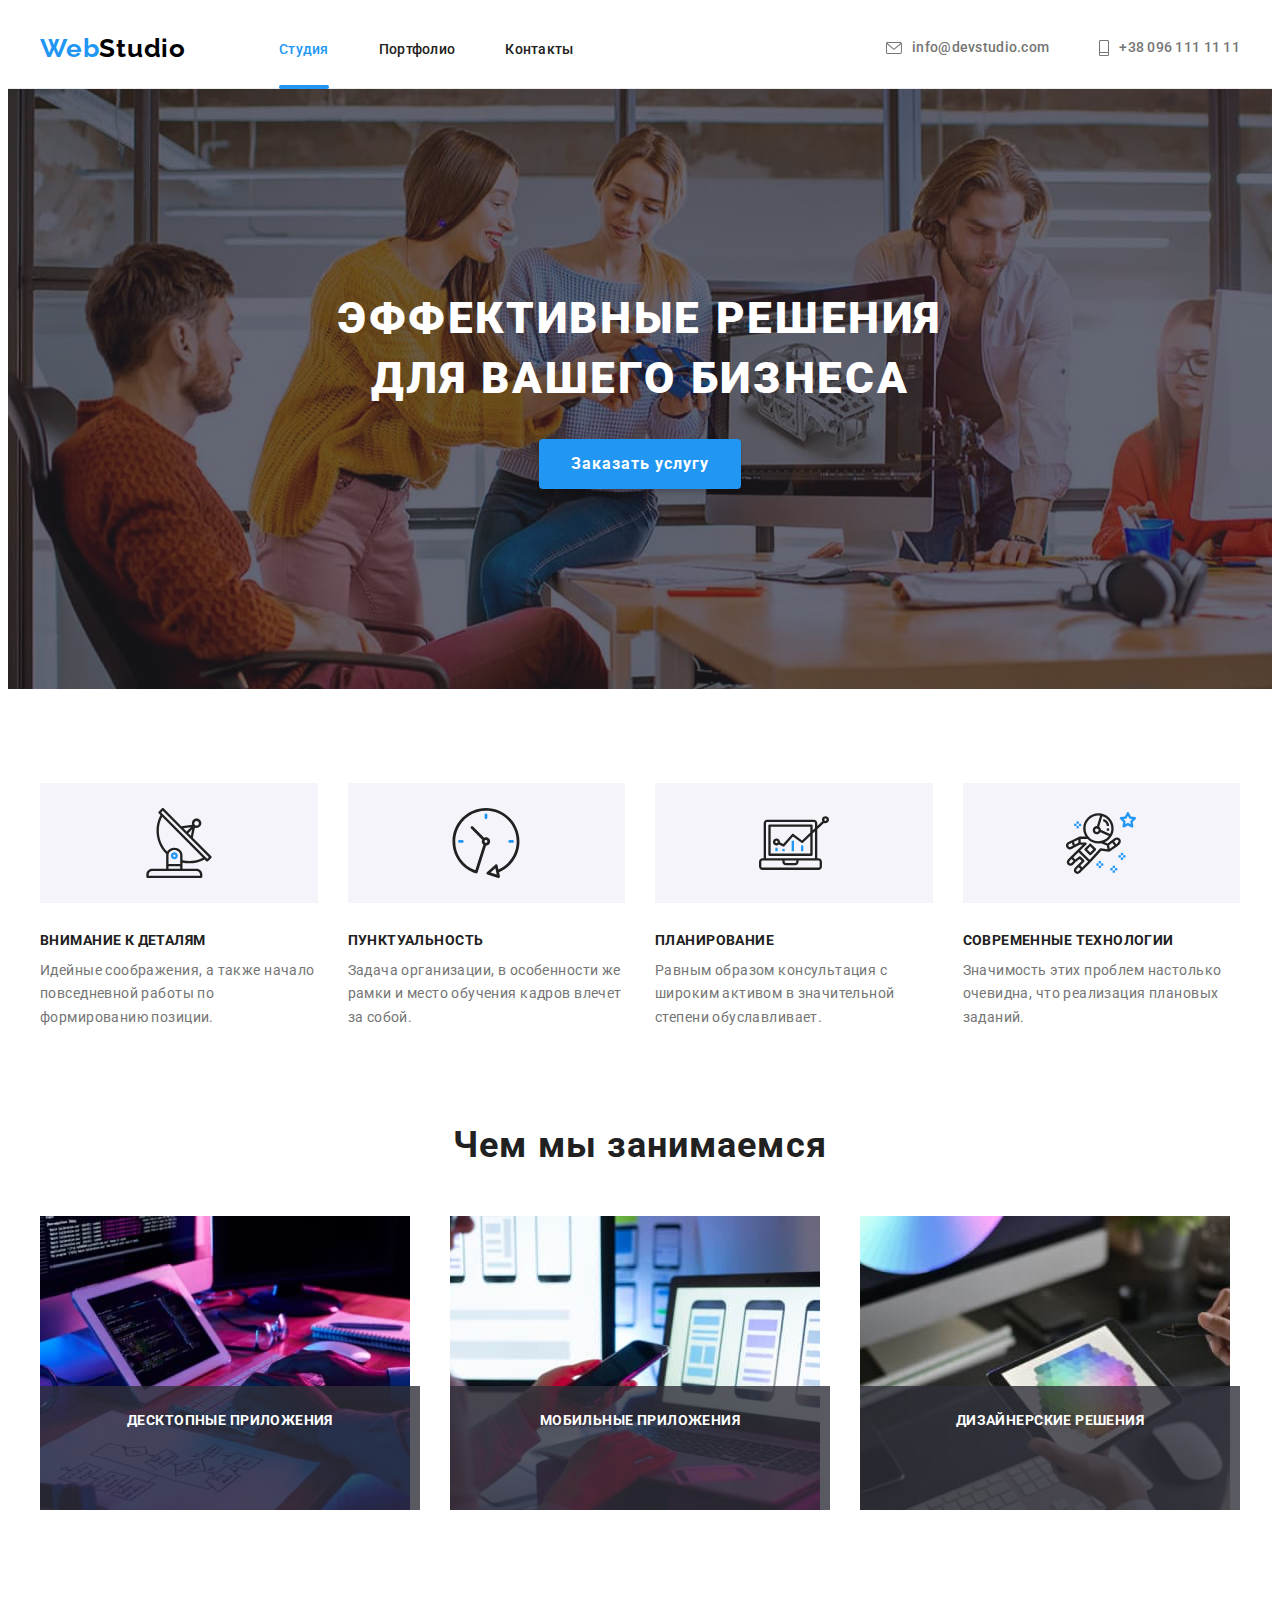
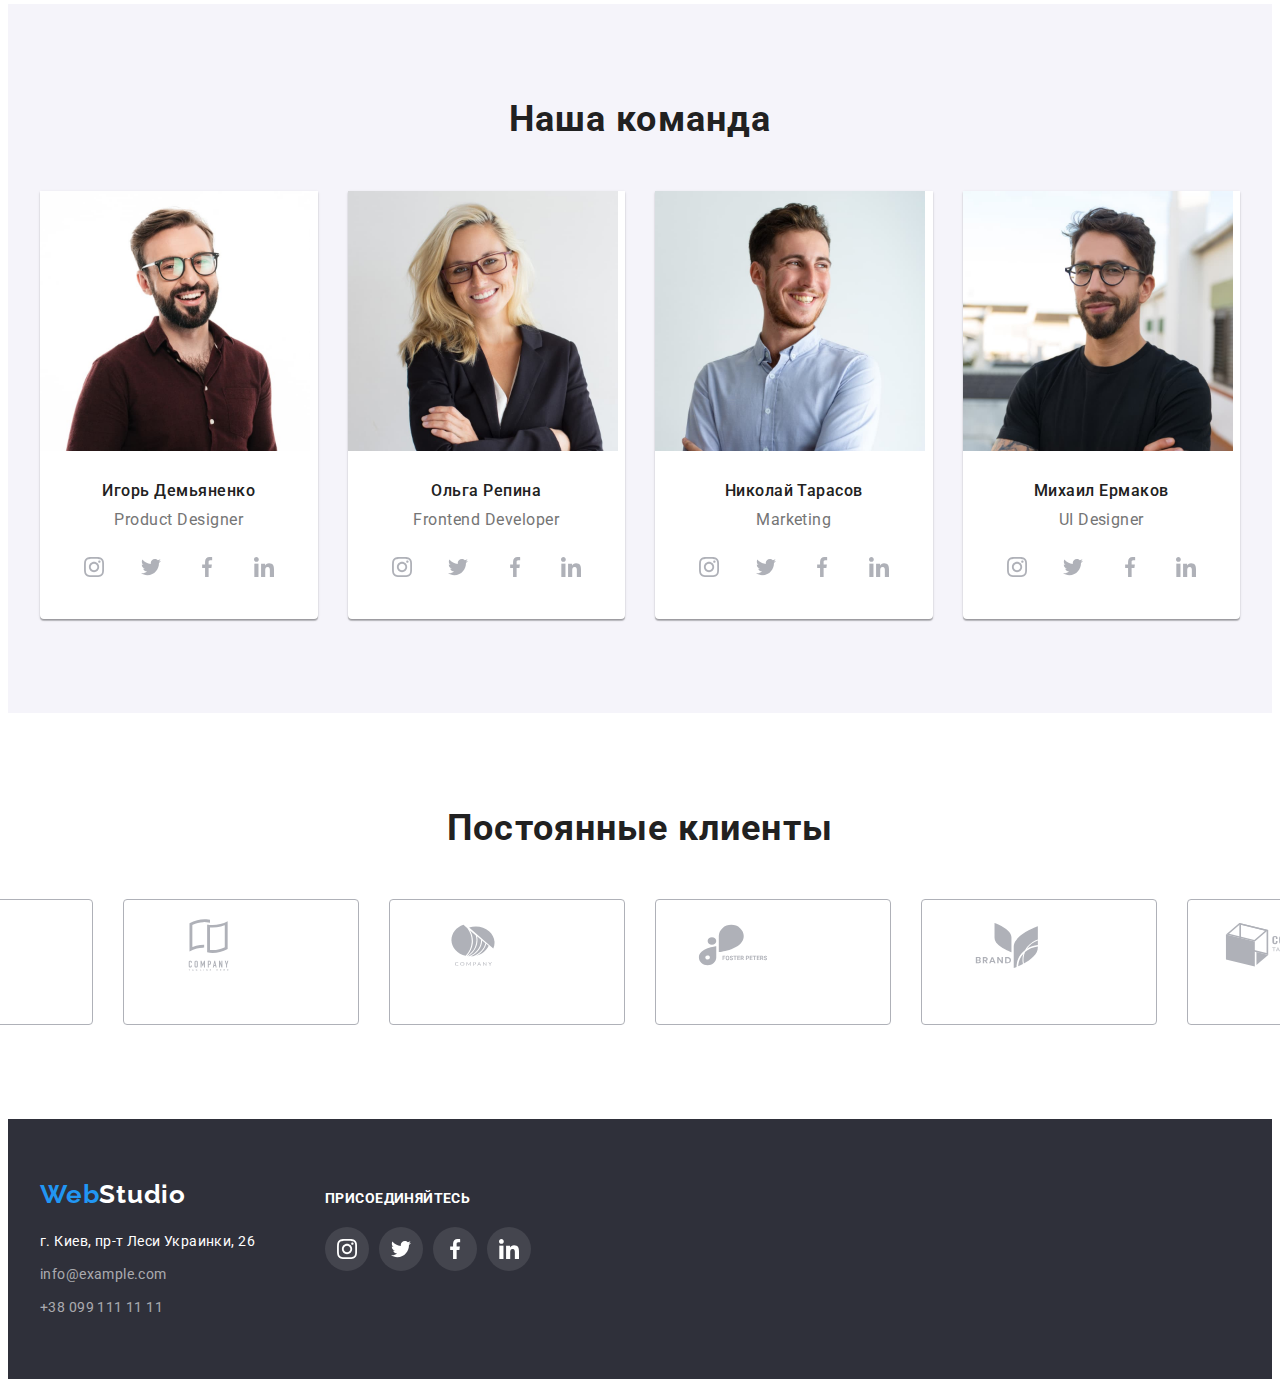
<file: index.html>
<!DOCTYPE html>
<html lang="ru">
  <head>
    <meta charset="UTF-8" />
    <meta http-equiv="X-UA-Compatible" content="IE=edge" />
    <meta name="viewport" content="width=device-width, initial-scale=1.0" />
    <title>Web Studio</title>
    <link rel="preconnect" href="https://fonts.googleapis.com" />
    <link rel="preconnect" href="https://fonts.gstatic.com" crossorigin />
    <link
      href="https://fonts.googleapis.com/css2?family=Raleway:wght@700&family=Roboto:wght@400;500;700;900&display=swap"
      rel="stylesheet"
    />
    <link
      rel="stylesheet"
      href="https://cdnjs.cloudflare.com/ajax/libs/modern-normalize/1.1.0/modern-normalize.min.css"
      integrity="sha512-wpPYUAdjBVSE4KJnH1VR1HeZfpl1ub8YT/NKx4PuQ5NmX2tKuGu6U/JRp5y+Y8XG2tV+wKQpNHVUX03MfMFn9Q=="
      crossorigin="anonymous"
      referrerpolicy="no-referrer"
    />
    <link rel="stylesheet" href="./css/styles.css" />
  </head>

  <body>
    <header class="header">
      <div class="container header-container">
        <nav class="navigation">
          <a href="./index.html" lang="en" class="header-logo logo link"
            >Web<span class="header-logo-color">Studio</span></a
          >
          <ul class="nav-list list">
            <li class="nav-list-item">
              <a href="./index.html" class="nav-list-link link current">Студия</a>
            </li>
            <li class="nav-list-item">
              <a href="./portfolio.html" class="nav-list-link link">Портфолио</a>
            </li>
            <li class="nav-list-item"><a href="" class="nav-list-link link">Контакты</a></li>
          </ul>
        </nav>
        <ul class="contact-list list">
          <li class="contact-list-item">
            <a href="mailto:info@devstudio.com" class="contact-list-link link">
              <svg width="16" height="12" class="contact-icon">
                <use href="./images/sprite.svg#envelope"></use>
              </svg>
              info@devstudio.com</a
            >
          </li>
          <li class="contact-list-item">
            <a href="tel:+380961111111" class="contact-list-link link">
              <svg width="10" height="16" class="contact-icon">
                <use href="./images/sprite.svg#phone"></use>
              </svg>
              +38 096 111 11 11</a
            >
          </li>
        </ul>
      </div>
    </header>
    <main>
      <section class="hero">
        <div class="container">
          <h1 class="hero-title">
            Эффективные решения <br />
            для вашего бизнеса
          </h1>
          <button type="button" class="modal-btn" data-modal-open>Заказать услугу</button>
        </div>
      </section>
      <section class="section features-section">
        <div class="container">
          <h2 class="visually-hidden">Особенности</h2>
          <ul class="features-list list">
            <li class="features-list-item">
              <div class="icon-wrapper">
                <svg width="70" height="70">
                  <use href="./images/sprite.svg#antenna"></use>
                </svg>
              </div>
              <h3 class="features-list-title">Внимание к деталям</h3>
              <p class="features-list-discription">
                Идейные соображения, а также начало повседневной работы по формированию позиции.
              </p>
            </li>
            <li class="features-list-item">
              <div class="icon-wrapper">
                <svg width="70" height="70">
                  <use href="./images/sprite.svg#clock"></use>
                </svg>
              </div>
              <h3 class="features-list-title">Пунктуальность</h3>
              <p class="features-list-discription">
                Задача организации, в особенности же рамки и место обучения кадров влечет за собой.
              </p>
            </li>
            <li class="features-list-item">
              <div class="icon-wrapper">
                <svg width="70" height="70">
                  <use href="./images/sprite.svg#diagram"></use>
                </svg>
              </div>
              <h3 class="features-list-title">Планирование</h3>
              <p class="features-list-discription">
                Равным образом консультация с широким активом в значительной степени обуславливает.
              </p>
            </li>
            <li class="features-list-item">
              <div class="icon-wrapper">
                <svg width="70" height="70">
                  <use href="./images/sprite.svg#astronaut"></use>
                </svg>
              </div>
              <h3 class="features-list-title">Современные технологии</h3>
              <p class="features-list-discription">
                Значимость этих проблем настолько очевидна, что реализация плановых заданий.
              </p>
            </li>
          </ul>
        </div>
      </section>
      <section class="section">
        <div class="container">
          <h2 class="title">Чем мы занимаемся</h2>
          <ul class="examples-list list">
            <li class="examples-list-item">
              <div class="examples-list-item-wrapper">
                <img src="./images/box-1.jpg" alt="Набирает текст на клавиатуре" width="370" />
                <p class="examples-overlay">Десктопные приложения</p>
              </div>
            </li>
            <li class="examples-list-item">
              <div class="examples-list-item-wrapper">
                <img src="./images/box-2.jpg" alt="Держит смартфон" width="370" />
                <p class="examples-overlay">Мобильные приложения</p>
              </div>
            </li>
            <li class="examples-list-item">
              <div class="examples-list-item-wrapper">
                <img src="./images/box-3.jpg" alt="Держит планшет" width="370" />
                <p class="examples-overlay">Дизайнерские решения</p>
              </div>
            </li>
          </ul>
        </div>
      </section>
      <section class="section team-section">
        <div class="container">
          <h2 class="title">Наша команда</h2>
          <ul class="team-list list">
            <li class="team-list-card">
              <img src="./images/img-1.jpg" alt="Фото сотрудника" width="270" />
              <div class="team-content-wrapper">
                <h3 class="team-list-name">Игорь Демьяненко</h3>
                <p class="team-list-position">Product Designer</p>
                <ul class="social-list list">
                  <li class="social-list-item">
                    <a href="" class="social-list-link">
                      <svg class="social-list-icon" width="20" height="20">
                        <use href="./images/sprite.svg#instagram"></use>
                      </svg>
                    </a>
                  </li>
                  <li class="social-list-item">
                    <a href="" class="social-list-link">
                      <svg class="social-list-icon" width="20" height="20">
                        <use href="./images/sprite.svg#twitter"></use>
                      </svg>
                    </a>
                  </li>
                  <li class="social-list-item">
                    <a href="" class="social-list-link">
                      <svg class="social-list-icon" width="20" height="20">
                        <use href="./images/sprite.svg#facebook"></use>
                      </svg>
                    </a>
                  </li>
                  <li class="social-list-item">
                    <a href="" class="social-list-link">
                      <svg class="social-list-icon" width="20" height="20">
                        <use href="./images/sprite.svg#linkedin"></use>
                      </svg>
                    </a>
                  </li>
                </ul>
              </div>
            </li>
            <li class="team-list-card">
              <img src="./images/img-2.jpg" alt="Фото сотрудника" width="270" />
              <div class="team-content-wrapper">
                <h3 class="team-list-name">Ольга Репина</h3>
                <p class="team-list-position">Frontend Developer</p>
                <ul class="social-list list">
                  <li class="social-list-item">
                    <a href="" class="social-list-link">
                      <svg class="social-list-icon" width="20" height="20">
                        <use href="./images/sprite.svg#instagram"></use>
                      </svg>
                    </a>
                  </li>
                  <li class="social-list-item">
                    <a href="" class="social-list-link">
                      <svg class="social-list-icon" width="20" height="20">
                        <use href="./images/sprite.svg#twitter"></use>
                      </svg>
                    </a>
                  </li>
                  <li class="social-list-item">
                    <a href="" class="social-list-link">
                      <svg class="social-list-icon" width="20" height="20">
                        <use href="./images/sprite.svg#facebook"></use>
                      </svg>
                    </a>
                  </li>
                  <li class="social-list-item">
                    <a href="" class="social-list-link">
                      <svg class="social-list-icon" width="20" height="20">
                        <use href="./images/sprite.svg#linkedin"></use>
                      </svg>
                    </a>
                  </li>
                </ul>
              </div>
            </li>
            <li class="team-list-card">
              <img src="./images/img-3.jpg" alt="Фото сотрудника" width="270" />
              <div class="team-content-wrapper">
                <h3 class="team-list-name">Николай Тарасов</h3>
                <p class="team-list-position">Marketing</p>
                <ul class="social-list list">
                  <li class="social-list-item">
                    <a href="" class="social-list-link">
                      <svg class="social-list-icon" width="20" height="20">
                        <use href="./images/sprite.svg#instagram"></use>
                      </svg>
                    </a>
                  </li>
                  <li class="social-list-item">
                    <a href="" class="social-list-link">
                      <svg class="social-list-icon" width="20" height="20">
                        <use href="./images/sprite.svg#twitter"></use>
                      </svg>
                    </a>
                  </li>
                  <li class="social-list-item">
                    <a href="" class="social-list-link">
                      <svg class="social-list-icon" width="20" height="20">
                        <use href="./images/sprite.svg#facebook"></use>
                      </svg>
                    </a>
                  </li>
                  <li class="social-list-item">
                    <a href="" class="social-list-link">
                      <svg class="social-list-icon" width="20" height="20">
                        <use href="./images/sprite.svg#linkedin"></use>
                      </svg>
                    </a>
                  </li>
                </ul>
              </div>
            </li>
            <li class="team-list-card">
              <img src="./images/img-4.jpg" alt="Фото сотрудника" width="270" />
              <div class="team-content-wrapper">
                <h3 class="team-list-name">Михаил Ермаков</h3>
                <p class="team-list-position">UI Designer</p>
                <ul class="social-list list">
                  <li class="social-list-item">
                    <a href="" class="social-list-link">
                      <svg class="social-list-icon" width="20" height="20">
                        <use href="./images/sprite.svg#instagram"></use>
                      </svg>
                    </a>
                  </li>
                  <li class="social-list-item">
                    <a href="" class="social-list-link">
                      <svg class="social-list-icon" width="20" height="20">
                        <use href="./images/sprite.svg#twitter"></use>
                      </svg>
                    </a>
                  </li>
                  <li class="social-list-item">
                    <a href="" class="social-list-link">
                      <svg class="social-list-icon" width="20" height="20">
                        <use href="./images/sprite.svg#facebook"></use>
                      </svg>
                    </a>
                  </li>
                  <li class="social-list-item">
                    <a href="" class="social-list-link">
                      <svg class="social-list-icon" width="20" height="20">
                        <use href="./images/sprite.svg#linkedin"></use>
                      </svg>
                    </a>
                  </li>
                </ul>
              </div>
            </li>
          </ul>
        </div>
      </section>
      <section class="section">
        <div class="container">
          <h2 class="title">Постоянные клиенты</h2>
          <ul class="clients-list list">
            <li class="clients-list-item">
              <a href="" class="clients-list-link">
                <svg class="clients-list-icon" width="106" height="60">
                  <use href="./images/sprite.svg#logo-1"></use>
                </svg>
              </a>
            </li>
            <li class="clients-list-item">
              <a href="" class="clients-list-link">
                <svg class="clients-list-icon" width="106" height="60">
                  <use href="./images/sprite.svg#logo-2"></use>
                </svg>
              </a>
            </li>
            <li class="clients-list-item">
              <a href="" class="clients-list-link">
                <svg class="clients-list-icon" width="106" height="60">
                  <use href="./images/sprite.svg#logo-3"></use>
                </svg>
              </a>
            </li>
            <li class="clients-list-item">
              <a href="" class="clients-list-link">
                <svg class="clients-list-icon" width="106" height="60">
                  <use href="./images/sprite.svg#logo-4"></use>
                </svg>
              </a>
            </li>
            <li class="clients-list-item">
              <a href="" class="clients-list-link">
                <svg class="clients-list-icon" width="106" height="60">
                  <use href="./images/sprite.svg#logo-5"></use>
                </svg>
              </a>
            </li>
            <li class="clients-list-item">
              <a href="" class="clients-list-link">
                <svg class="clients-list-icon" width="106" height="60">
                  <use href="./images/sprite.svg#logo-6"></use>
                </svg>
              </a>
            </li>
          </ul>
        </div>
      </section>
    </main>
    <footer class="footer">
      <div class="container">
        <div>
          <a href="./index.html" lang="en" class="footer-logo logo link"
            >Web<span class="footer-logo-color">Studio</span></a
          >
          <address>
            <p class="postal-address">г. Киев, пр-т Леси Украинки, 26</p>
            <ul class="address-list list">
              <li class="address-list-item">
                <a href="mailto:info@example.com" class="address-list-link link"
                  >info@example.com</a
                >
              </li>
              <li class="address-list-item">
                <a href="tel:+380991111111" class="address-list-link link">+38 099 111 11 11</a>
              </li>
            </ul>
          </address>
        </div>
        <div class="footer-social-media-block">
          <p class="footer-social-links-text">присоединяйтесь</p>
          <ul class="social-list list">
            <li class="social-list-item">
              <a href="" class="social-list-link">
                <svg class="social-list-icon" width="20" height="20">
                  <use href="./images/sprite.svg#instagram"></use>
                </svg>
              </a>
            </li>
            <li class="social-list-item">
              <a href="" class="social-list-link">
                <svg class="social-list-icon" width="20" height="20">
                  <use href="./images/sprite.svg#twitter"></use>
                </svg>
              </a>
            </li>
            <li class="social-list-item">
              <a href="" class="social-list-link">
                <svg class="social-list-icon" width="20" height="20">
                  <use href="./images/sprite.svg#facebook"></use>
                </svg>
              </a>
            </li>
            <li class="social-list-item">
              <a href="" class="social-list-link">
                <svg class="social-list-icon" width="20" height="20">
                  <use href="./images/sprite.svg#linkedin"></use>
                </svg>
              </a>
            </li>
          </ul>
        </div>
      </div>
    </footer>
    <div class="backdrop is-hidden" data-modal>
      <div class="modal">
        <button type="button" class="modal-close-btn" data-modal-close>
          <svg class="modal-close-icon" width="18" height="18">
            <use href="./images/sprite.svg#close-icon"></use>
          </svg>
        </button>
      </div>
    </div>
    <script src="./js/modal.js"></script>
  </body>
</html>
</file>
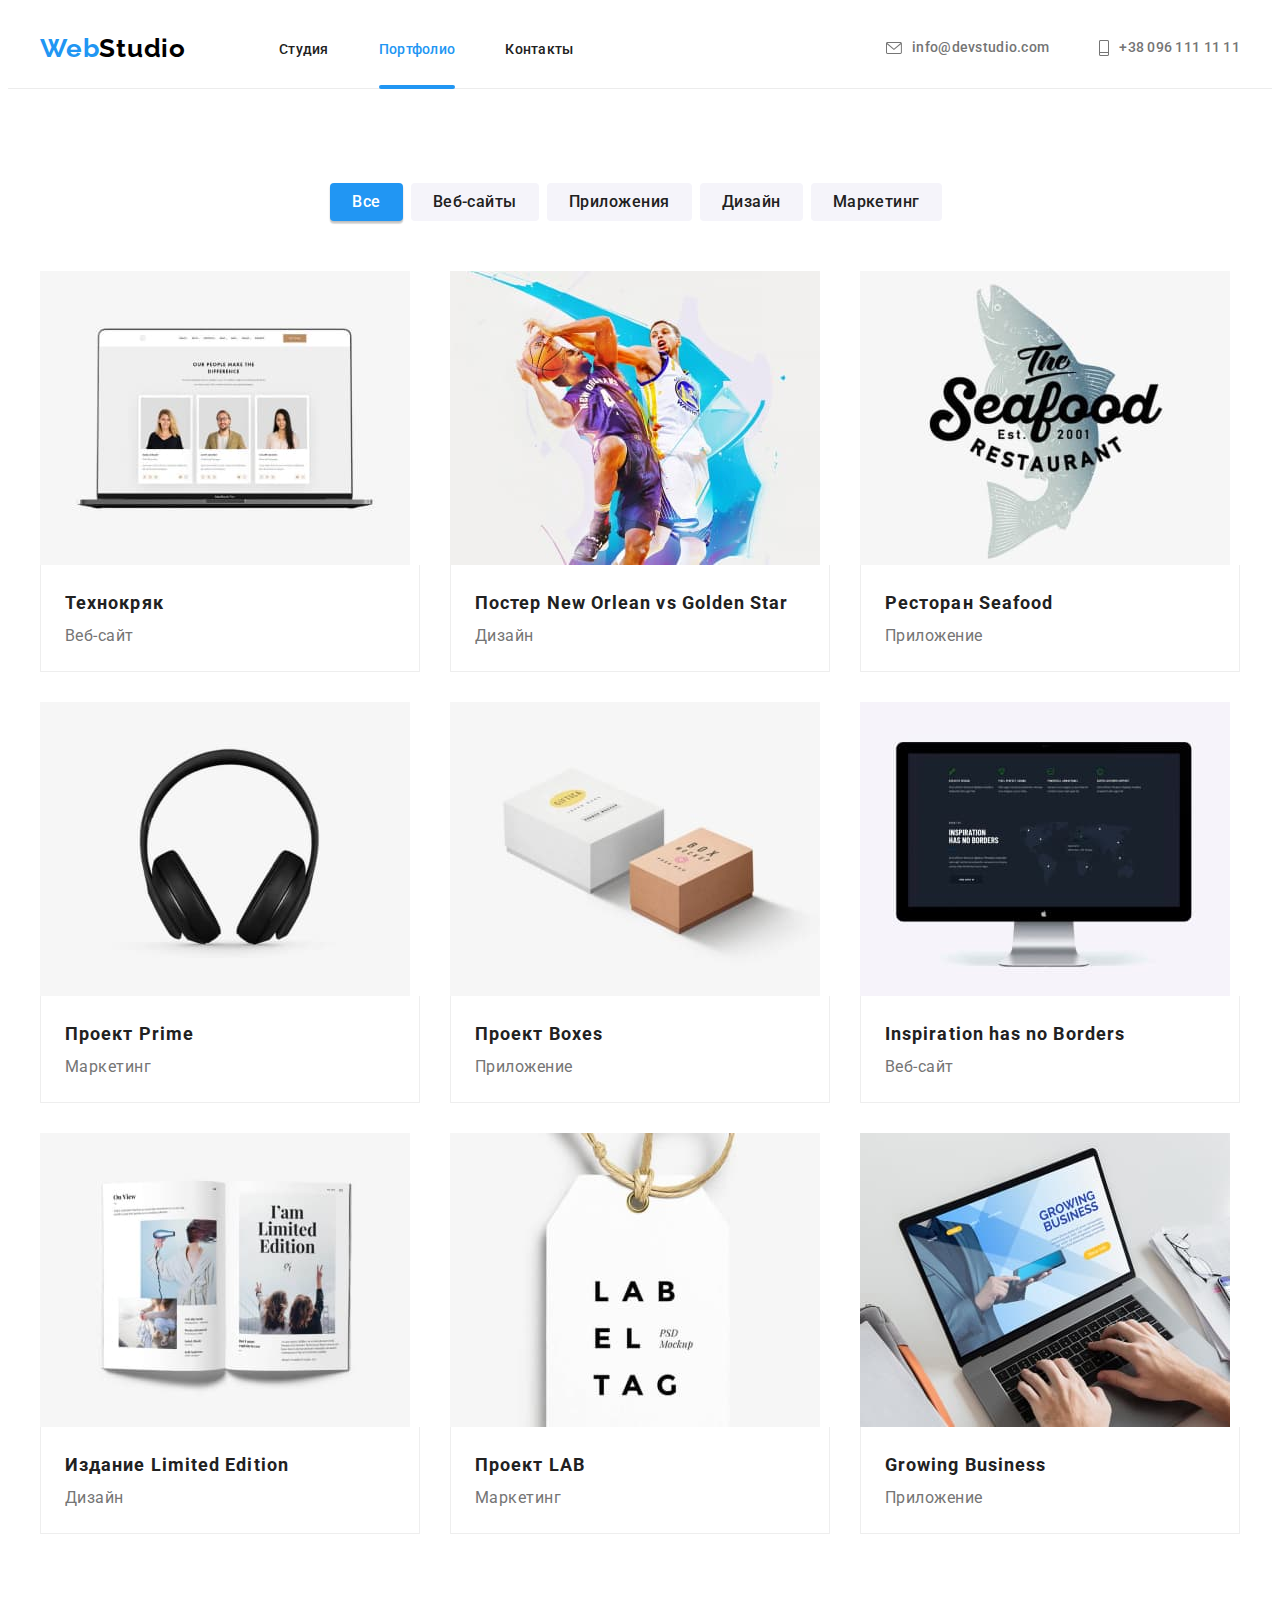
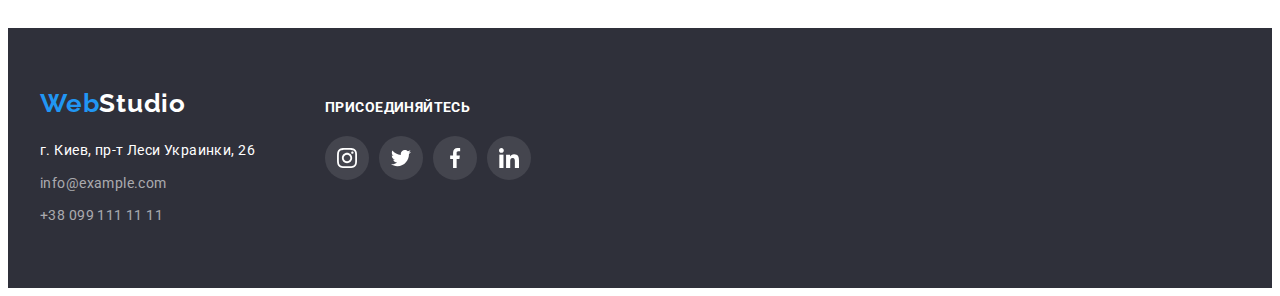
<file: portfolio.html>
<!DOCTYPE html>
<html lang="ru">
  <head>
    <meta charset="UTF-8" />
    <meta http-equiv="X-UA-Compatible" content="IE=edge" />
    <meta name="viewport" content="width=device-width, initial-scale=1.0" />
    <title>Web Studio</title>
    <link rel="preconnect" href="https://fonts.googleapis.com" />
    <link rel="preconnect" href="https://fonts.gstatic.com" crossorigin />
    <link
      href="https://fonts.googleapis.com/css2?family=Raleway:wght@700&family=Roboto:wght@400;500;700;900&display=swap"
      rel="stylesheet"
    />
    <link
      rel="stylesheet"
      href="https://cdnjs.cloudflare.com/ajax/libs/modern-normalize/1.1.0/modern-normalize.min.css"
      integrity="sha512-wpPYUAdjBVSE4KJnH1VR1HeZfpl1ub8YT/NKx4PuQ5NmX2tKuGu6U/JRp5y+Y8XG2tV+wKQpNHVUX03MfMFn9Q=="
      crossorigin="anonymous"
      referrerpolicy="no-referrer"
    />
    <link rel="stylesheet" href="./css/styles.css" />
  </head>

  <body>
    <header class="header">
      <div class="container header-container">
        <nav class="navigation">
          <a href="./index.html" lang="en" class="header-logo logo link"
            >Web<span class="header-logo-color">Studio</span></a
          >
          <ul class="nav-list list">
            <li class="nav-list-item">
              <a href="./index.html" class="nav-list-link link">Студия</a>
            </li>
            <li class="nav-list-item">
              <a href="./portfolio.html" class="nav-list-link link current">Портфолио</a>
            </li>
            <li class="nav-list-item"><a href="" class="nav-list-link link">Контакты</a></li>
          </ul>
        </nav>
        <ul class="contact-list list">
          <li class="contact-list-item">
            <a href="mailto:info@devstudio.com" class="contact-list-link link">
              <svg width="16" height="12" class="contact-icon">
                <use href="./images/sprite.svg#envelope"></use>
              </svg>
              info@devstudio.com</a
            >
          </li>
          <li class="contact-list-item">
            <a href="tel:+380961111111" class="contact-list-link link">
              <svg width="10" height="16" class="contact-icon">
                <use href="./images/sprite.svg#phone"></use>
              </svg>
              +38 096 111 11 11</a
            >
          </li>
        </ul>
      </div>
    </header>

    <main>
      <section class="section">
        <div class="container">
          <h1 class="visually-hidden">Портфолио</h1>
          <ul class="filter-list list">
            <li class="filter-list-item">
              <button type="button" class="filter-btn-name current-filter-btn">Все</button>
            </li>
            <li class="filter-btn">
              <button type="button" class="filter-btn-name">Веб-сайты</button>
            </li>
            <li class="filter-btn">
              <button type="button" class="filter-btn-name">Приложения</button>
            </li>
            <li class="filter-btn">
              <button type="button" class="filter-btn-name">Дизайн</button>
            </li>
            <li class="filter-btn">
              <button type="button" class="filter-btn-name">Маркетинг</button>
            </li>
          </ul>
          <ul class="portfolio-list list">
            <li class="portfolio-list-card">
              <a href="" class="portfolio-list-card-link link">
                <div class="portfolio-list-card-img-wrapper">
                  <img src="./images/project-1.jpg" alt="Ноутбук с открытым сайтом" width="370" />
                  <p class="portfolio-card-overlay">
                    Ресурс предлагает комплексные предложения с разным уровнем функционала и
                    сервисов. Все это позволит посетителю получить исчерпывающие сведения о компании
                    или частном лице.
                  </p>
                </div>
                <div class="portfolio-content-wrapper">
                  <h2 class="portfolio-list-title">Технокряк</h2>
                  <p class="portfolio-list-type">Веб-сайт</p>
                </div>
              </a>
            </li>
            <li class="portfolio-list-card">
              <a href="" class="portfolio-list-card-link link">
                <div class="portfolio-list-card-img-wrapper">
                  <img src="./images/project-2.jpg" alt="Баскетболисты" width="370" />
                  <p class="portfolio-card-overlay">
                    Ресурс предлагает комплексные предложения с разным уровнем функционала и
                    сервисов. Все это позволит посетителю получить исчерпывающие сведения о компании
                    или частном лице.
                  </p>
                </div>
                <div class="portfolio-content-wrapper">
                  <h2 class="portfolio-list-title">
                    Постер <span lang="en">New Orlean vs Golden Star</span>
                  </h2>
                  <p class="portfolio-list-type">Дизайн</p>
                </div>
              </a>
            </li>
            <li class="portfolio-list-card">
              <a href="" class="portfolio-list-card-link link">
                <div class="portfolio-list-card-img-wrapper">
                  <img
                    src="./images/project-3.jpg"
                    alt="Название ресторана на фоне рыбы"
                    width="370"
                  />
                  <p class="portfolio-card-overlay">
                    Ресурс предлагает комплексные предложения с разным уровнем функционала и
                    сервисов. Все это позволит посетителю получить исчерпывающие сведения о компании
                    или частном лице.
                  </p>
                </div>
                <div class="portfolio-content-wrapper">
                  <h2 class="portfolio-list-title">Ресторан <span lang="en">Seafood</span></h2>
                  <p class="portfolio-list-type">Приложение</p>
                </div>
              </a>
            </li>
            <li class="portfolio-list-card">
              <a href="" class="portfolio-list-card-link link">
                <div class="portfolio-list-card-img-wrapper">
                  <img src="./images/project-4.jpg" alt="Наушники" width="370" />
                  <p class="portfolio-card-overlay">
                    Ресурс предлагает комплексные предложения с разным уровнем функционала и
                    сервисов. Все это позволит посетителю получить исчерпывающие сведения о компании
                    или частном лице.
                  </p>
                </div>
                <div class="portfolio-content-wrapper">
                  <h2 class="portfolio-list-title">Проект <span lang="en">Prime</span></h2>
                  <p class="portfolio-list-type">Маркетинг</p>
                </div>
              </a>
            </li>
            <li class="portfolio-list-card">
              <a href="" class="portfolio-list-card-link link"
                ><div class="portfolio-list-card-img-wrapper">
                  <img src="./images/project-5.jpg" alt="Коробки" width="370" />
                  <p class="portfolio-card-overlay">
                    Ресурс предлагает комплексные предложения с разным уровнем функционала и
                    сервисов. Все это позволит посетителю получить исчерпывающие сведения о компании
                    или частном лице.
                  </p>
                </div>
                <div class="portfolio-content-wrapper">
                  <h2 class="portfolio-list-title">Проект <span lang="en">Boxes</span></h2>
                  <p class="portfolio-list-type">Приложение</p>
                </div></a
              >
            </li>
            <li class="portfolio-list-card">
              <a href="" class="portfolio-list-card-link link">
                <div class="portfolio-list-card-img-wrapper">
                  <img src="./images/project-6.jpg" alt="Монитор" width="370" />
                  <p class="portfolio-card-overlay">
                    Ресурс предлагает комплексные предложения с разным уровнем функционала и
                    сервисов. Все это позволит посетителю получить исчерпывающие сведения о компании
                    или частном лице.
                  </p>
                </div>
                <div class="portfolio-content-wrapper">
                  <h2 class="portfolio-list-title">
                    <span lang="en">Inspiration has no Borders</span>
                  </h2>
                  <p class="portfolio-list-type">Веб-сайт</p>
                </div>
              </a>
            </li>
            <li class="portfolio-list-card">
              <a href="" class="portfolio-list-card-link link">
                <div class="portfolio-list-card-img-wrapper">
                  <img src="./images/project-7.jpg" alt="Книга" width="370" />
                  <p class="portfolio-card-overlay">
                    Ресурс предлагает комплексные предложения с разным уровнем функционала и
                    сервисов. Все это позволит посетителю получить исчерпывающие сведения о компании
                    или частном лице.
                  </p>
                </div>
                <div class="portfolio-content-wrapper">
                  <h2 class="portfolio-list-title">
                    Издание <span lang="en">Limited Edition</span>
                  </h2>
                  <p class="portfolio-list-type">Дизайн</p>
                </div>
              </a>
            </li>
            <li class="portfolio-list-card">
              <a href="" class="portfolio-list-card-link link"
                ><div class="portfolio-list-card-img-wrapper">
                  <img src="./images/project-8.jpg" alt="Бирка" width="370" />
                  <p class="portfolio-card-overlay">
                    Ресурс предлагает комплексные предложения с разным уровнем функционала и
                    сервисов. Все это позволит посетителю получить исчерпывающие сведения о компании
                    или частном лице.
                  </p>
                </div>
                <div class="portfolio-content-wrapper">
                  <h2 class="portfolio-list-title">Проект <span lang="en">LAB</span></h2>
                  <p class="portfolio-list-type">Маркетинг</p>
                </div></a
              >
            </li>
            <li class="portfolio-list-card">
              <a href="" class="portfolio-list-card-link link">
                <div class="portfolio-list-card-img-wrapper">
                  <img src="./images/project-9.jpg" alt="Руки печатают на ноутбуке" width="370" />
                  <p class="portfolio-card-overlay">
                    Ресурс предлагает комплексные предложения с разным уровнем функционала и
                    сервисов. Все это позволит посетителю получить исчерпывающие сведения о компании
                    или частном лице.
                  </p>
                </div>
                <div class="portfolio-content-wrapper">
                  <h2 class="portfolio-list-title"><span lang="en">Growing Business</span></h2>
                  <p class="portfolio-list-type">Приложение</p>
                </div>
              </a>
            </li>
          </ul>
        </div>
      </section>
    </main>

    <footer class="footer">
      <div class="container">
        <div>
          <a href="./index.html" lang="en" class="footer-logo logo link"
            >Web<span class="footer-logo-color">Studio</span></a
          >
          <address>
            <p class="postal-address">г. Киев, пр-т Леси Украинки, 26</p>
            <ul class="address-list list">
              <li class="address-list-item">
                <a href="mailto:info@example.com" class="address-list-link link"
                  >info@example.com</a
                >
              </li>
              <li class="address-list-item">
                <a href="tel:+380991111111" class="address-list-link link">+38 099 111 11 11</a>
              </li>
            </ul>
          </address>
        </div>
        <div class="footer-social-media-block">
          <p class="footer-social-links-text">присоединяйтесь</p>
          <ul class="social-list list">
            <li class="social-list-item">
              <a href="" class="social-list-link">
                <svg class="social-list-icon" width="20" height="20">
                  <use href="./images/sprite.svg#instagram"></use>
                </svg>
              </a>
            </li>
            <li class="social-list-item">
              <a href="" class="social-list-link">
                <svg class="social-list-icon" width="20" height="20">
                  <use href="./images/sprite.svg#twitter"></use>
                </svg>
              </a>
            </li>
            <li class="social-list-item">
              <a href="" class="social-list-link">
                <svg class="social-list-icon" width="20" height="20">
                  <use href="./images/sprite.svg#facebook"></use>
                </svg>
              </a>
            </li>
            <li class="social-list-item">
              <a href="" class="social-list-link">
                <svg class="social-list-icon" width="20" height="20">
                  <use href="./images/sprite.svg#linkedin"></use>
                </svg>
              </a>
            </li>
          </ul>
        </div>
      </div>
    </footer>
  </body>
</html>
</file>
<file: css/styles.css>
:root {
  --main-text-color: #212121;
  --secondary-text-color: #757575;
  --accent-text-color: #2196f3;
  --alternative-text-color: #ffffff;
  --main-bg-color: #2f303a;
  --secondary-bg-color: #f5f4fa;
  --icons-color: #AFB1B8;
}

body {
  font-family: Roboto, sans-serif;
  color: var(--main-text-color);
}

h1,
h2,
h3,
h4,
h5,
h6,
p {
  margin-top: 0;
  margin-bottom: 0;
}

ul,
ol {
  margin-top: 0;
  margin-bottom: 0;
  padding-left: 0;
}

img {
  display: block;
  max-width: 100%;
  height: auto;
}

address {
  font-style: normal;
}

.link {
  text-decoration: none;
}

.list {
  list-style: none;
}

/* COMPONENTS */

.section {
  padding-top: 94px;
  padding-bottom: 94px;
}
.container {
  width: 1200px;
  margin-left: auto;
  margin-right: auto;
  padding-left: 15px;
  padding-right: 15px;
}

.logo {
  font-family: Raleway, sans-serif;
  font-weight: 700;
  font-size: 26px;
  line-height: 1.19;
  letter-spacing: 0.03em;
  color: var(--accent-text-color);
}

.title {
  margin-bottom: 50px;
  font-weight: 700;
  font-size: 36px;
  line-height: 1.17;
  letter-spacing: 0.03em;
  text-align: center;
}

.visually-hidden {
  position: absolute;
  width: 1px;
  height: 1px;
  margin: -1px;
  border: 0;
  padding: 0;
  white-space: nowrap;
  clip-path: inset(100%);
  clip: rect(0 0 0 0);
  overflow: hidden;
}

.social-list {
  display: flex;
  justify-content: space-between;
}

.social-list-item:not(:last-child) {
  margin-right: 10px;
}

.social-list-link {
  display: flex;
  align-items: center;
  justify-content: center;
  width: 44px;
  height: 44px;
  background-color: #fff;
  border-radius: 50%;
  transition: background-color 250ms cubic-bezier(0.4, 0, 0.2, 1);
}

.social-list-icon {
  fill: var(--icons-color);
  transition: fill 250ms cubic-bezier(0.4, 0, 0.2, 1);
}
.social-list-link:hover,
.social-list-link:focus {
background-color: var(--accent-text-color)
}
.social-list-link:hover .social-list-icon,
.social-list-link:focus .social-list-icon {
  fill: var(--alternative-text-color);
}



/* HEADER */
.header {
  border-bottom: 1px solid #ececec;
}

.header-container {
  display: flex;
  align-items: center;
  justify-content: space-between;
}

.navigation,
.nav-list,
.contact-list {
  display: flex;
  align-items: center;
}

.header-logo {
  padding-top: 24px;
  padding-bottom: 24px;
  margin-right: 93px;
}

.nav-list-item:not(:last-child),
.contact-list-item:not(:last-child) {
  margin-right: 50px;
}

.header-logo-color {
  color: #000000;
}

.nav-list-link,
.contact-list-link {
  padding-top: 32px;
  padding-bottom: 32px;
}

.nav-list-link {
  font-weight: 500;
  font-size: 14px;
  line-height: 1.14;
  letter-spacing: 0.02em;
  color: var(--main-text-color);
  transition: color 250ms cubic-bezier(0.4, 0, 0.2, 1);
}

.nav-list-link:hover,
.nav-list-link:focus {
  color: var(--accent-text-color);
}

.contact-list-link {
  display: flex;
  align-items: center;
  font-weight: 500;
  font-size: 14px;
  line-height: 1.14;
  letter-spacing: 0.02em;
  color: var(--secondary-text-color);
  transition: color 250ms cubic-bezier(0.4, 0, 0.2, 1);
}

.contact-list-link:hover .contact-icon,
.contact-list-link:focus .contact-icon,
.contact-list-link:hover,
.contact-list-link:focus {
  fill: var(--accent-text-color);
  color: var(--accent-text-color);
}

.contact-icon {
  fill: var(--secondary-text-color);
  margin-right: 10px;
  transition: fill 250ms cubic-bezier(0.4, 0, 0.2, 1);
}

.current {
  position: relative;
  color: var(--accent-text-color);
}

.current::after {
  content: "";
  position: absolute;
  bottom: 0%;
  left: 0%;
  width: 100%;
  height: 4px;
  background-color: var(--accent-text-color);
  border-radius: 2px;
}

/* HERO */
.hero {
  background-image: linear-gradient(rgba(47, 48, 58, 0.4), rgba(47, 48, 58, 0.4)), url("../images/bg.jpg");
  background-color: #c4c4c4;
  max-width: 1600px;
  background-size: cover;
  text-align: center;
  padding-top: 200px;
  padding-bottom: 200px;
  margin: auto;
}

.hero-title {
  margin-bottom: 30px;

  font-weight: 900;
  font-size: 44px;
  line-height: 1.36;
  letter-spacing: 0.06em;
  text-align: center;
  text-transform: uppercase;
  color: var(--alternative-text-color);
}

.modal-btn {
  padding: 10px 32px;
  border-radius: 4px;
  border: none;
  box-shadow: 0px 4px 4px rgba(0, 0, 0, 0.15);

  font-family: inherit;
  font-weight: 700;
  font-size: 16px;
  line-height: 1.87;
  align-items: center;
  letter-spacing: 0.06em;
  color: var(--alternative-text-color);
  background-color: var(--accent-text-color);
  cursor: pointer;
  transition: background-color 250ms cubic-bezier(0.4, 0, 0.2, 1);
}

.modal-btn:hover,
.modal-btn:focus {
  background-color: #188ce8;
}

/* FEATURES */
.section.features-section {
  padding-bottom: 0;
}

.features-list {
  display: flex;
  flex-wrap: wrap;
  margin-left: -30px;
  margin-top: -30px;
}

.features-list-item {
  flex-basis: calc((100% - 120px) / 4);
  margin-left: 30px;
  margin-top: 30px;
}

.features-list-title {
  margin-bottom: 10px;

  font-weight: 700;
  font-size: 14px;
  line-height: 1.14;
  letter-spacing: 0.03em;
  text-transform: uppercase;
}

.features-list-discription {
  font-size: 14px;
  line-height: 1.71;
  letter-spacing: 0.03em;
  color: var(--secondary-text-color);
}

.icon-wrapper {
  display: flex;
  align-items: center;
  justify-content: center;
  height: 120px;
  background-color: var(--secondary-bg-color);
  margin-bottom: 30px;
}

/* EXAMPLES */
.examples-list {
  display: flex;
  flex-wrap: wrap;
  margin-left: -30px;
  margin-top: -30px;
}
.examples-list-item {
  flex-basis: calc((100% - 90px) / 3);
  margin-left: 30px;
  margin-top: 30px;
}

.examples-list-item-wrapper {
  position: relative;

}

.examples-overlay {
  position: absolute;
  bottom: 0;
  left: 0;
  width: 100%;
  height: 70px;

  padding: 27px 0;
  font-weight: 700;
  font-size: 14px;
  line-height: 1.14;
  text-align: center;
  letter-spacing: 0.03em;
  text-transform: uppercase;
  
  color: var(--alternative-text-color);
  background-color: rgba(47, 48, 58, 0.8);;
}

/* TEAM */

.team-section {
  background-color: var(--secondary-bg-color);
}
.team-list {
  display: flex;
  flex-wrap: wrap;
  margin-left: -30px;
  margin-top: -30px;
}

.team-list-card {
  flex-basis: calc((100% - 120px) / 4);
  margin-left: 30px;
  margin-top: 30px;

  box-shadow: 0px 1px 3px rgba(0, 0, 0, 0.12), 0px 1px 1px rgba(0, 0, 0, 0.14),
    0px 2px 1px rgba(0, 0, 0, 0.2);
  border-radius: 0px 0px 4px 4px;
  background-color: #fff;
}

.team-content-wrapper {
  padding-top: 30px;
  padding-bottom: 30px;
  padding-left: 32px;
  padding-right: 32px;
}

.team-list-name {
  margin-bottom: 10px;

  font-weight: 500;
  font-size: 16px;
  line-height: 1.19;
  letter-spacing: 0.03em;
  text-align: center;
}

.team-list-position {
  margin-bottom: 16px;
  font-size: 16px;
  line-height: 1.19;
  letter-spacing: 0.03em;
  color: var(--secondary-text-color);
  text-align: center;
}

/* CLIETNS */

.clients-list {
  display: flex;
  margin-left: -30px;
  margin-top: -30px;
  justify-content: center;
  align-items: center;
}

.clients-list-item {
  flex-basis: calc((100% - 120px) / 6);
  margin-left: 30px;
  margin-top: 30px;

}

.clients-list-link {
  display: block;
  width: 170px;
  height: 92px;
  padding: 16px 32px;
  border: 1px solid var(--icons-color);
  border-radius: 4px;
  transition: border 250ms cubic-bezier(0.4, 0, 0.2, 1);

}

.clients-list-icon {
  fill: var(--icons-color);
  transition: fill 250ms cubic-bezier(0.4, 0, 0.2, 1);
}

.clients-list-link:hover,
.clients-list-link:focus {
  border: 1px solid var(--accent-text-color);
}

.clients-list-link:hover .clients-list-icon,
.clients-list-link:focus .clients-list-icon {
  fill: var(--accent-text-color);
}

/* FOOTER */

.footer .container {
  display: flex;
  align-items: baseline;
  
}
.footer {
  background-color: var(--main-bg-color);
  padding-top: 60px;
  padding-bottom: 60px;
}

.footer-logo {
  display: inline-block;
  margin-bottom: 20px;
}

.footer-logo-color {
  color: var(--alternative-text-color);
}

.postal-address {
  margin-bottom: 9px;

  font-size: 14px;
  line-height: 1.71;
  letter-spacing: 0.03em;
  color: #ffffff;
}

.address-list-item.address-list-item:not(:last-child) {
  margin-bottom: 9px;
}
.address-list-link {
  font-size: 14px;
  line-height: 1.71;
  letter-spacing: 0.03em;
  color: rgba(255, 255, 255, 0.6);
  transition: color 250ms cubic-bezier(0.4, 0, 0.2, 1);
}

.address-list-link:hover,
.address-list-link:focus {
  color: var(--accent-text-color);
}
.footer-social-media-block {
  margin-left: 70px;
}
.footer-social-links-text {
  margin-bottom: 20px;
  font-size: 14px;
  font-weight: 700;
  line-height: 1.14;
  letter-spacing: 0.03em;
  text-transform: uppercase;
  color: var(--alternative-text-color);
}


.footer .social-list-link {
  background-color: rgba(255, 255, 255, 0.1);
  transition: background-color 250ms cubic-bezier(0.4, 0, 0.2, 1);
}

.footer .social-list-link:hover,
.footer .social-list-link:focus {
  background-color: var(--accent-text-color);
}

.footer .social-list-icon {
  fill: var(--alternative-text-color);
}

/* PORTFOLIO */

.filter-list {
  display: flex;
  justify-content: center;
  margin-left: -8px;
  margin-bottom: 50px;
}

.filter-btn {
  margin-left: 8px;
}

.filter-btn-name {
  padding: 6px 22px;
  border: none;
  border-radius: 4px;

  font-family: inherit;
  font-weight: 500;
  font-size: 16px;
  line-height: 1.62;
  text-align: center;
  letter-spacing: 0.03em;
  color: var(--main-text-color);
  background-color: var(--secondary-bg-color);
  cursor: pointer;
  transition: box-shadow 250ms cubic-bezier(0.4, 0, 0.2, 1), color 250ms cubic-bezier(0.4, 0, 0.2, 1), background-color 250ms cubic-bezier(0.4, 0, 0.2, 1);
}

.filter-btn-name:hover,
.filter-btn-name:focus,
.current-filter-btn {
  box-shadow: 0px 3px 1px rgba(0, 0, 0, 0.1), 0px 1px 2px rgba(0, 0, 0, 0.08),
    0px 2px 2px rgba(0, 0, 0, 0.12);
  color: var(--alternative-text-color);
  background-color: var(--accent-text-color);
}

.portfolio-list {
  display: flex;
  flex-wrap: wrap;
  margin-top: -30px;
  margin-left: -30px;
}

.portfolio-list-card {
  flex-basis: calc((100% - 90px) / 3);
  margin-top: 30px;
  margin-left: 30px;
  transition: box-shadow 250ms cubic-bezier(0.4, 0, 0.2, 1);
}

.portfolio-list-card:hover,
.portfolio-list-card:focus {
  box-shadow: 0px 1px 1px rgba(0, 0, 0, 0.12),
  0px 4px 4px rgba(0, 0, 0, 0.06),
  1px 4px 6px rgba(0, 0, 0, 0.16);
}


.portfolio-content-wrapper {
  padding: 20px 24px;
  border: 1px solid #eeeeee;
  border-top: none;
}

.portfolio-list-title {
  font-weight: 700;
  font-size: 18px;
  line-height: 2;
  letter-spacing: 0.06em;
  color: var(--main-text-color);
}

.portfolio-list-type {
  font-size: 16px;
  line-height: 1.87;
  letter-spacing: 0.03em;
  color: var(--secondary-text-color);
}

.portfolio-list-card-img-wrapper{
position: relative;
overflow: hidden;
}

.portfolio-card-overlay {
position: absolute;
top: 0;
left: 0;
width: 100%;
height: 100%;
padding: 64px 24px;

font-weight: 400;
font-size: 18px;
line-height: 1.56;
letter-spacing: 0.03em;
color: var(--alternative-text-color);
background-color: rgba(33, 150, 243, 0.9);
transform: translateY(100%);
opacity: 0;
transition: transform 250ms cubic-bezier(0.4, 0, 0.2, 1);
}

.portfolio-list-card-link:hover .portfolio-card-overlay,
.portfolio-list-card-link:focus .portfolio-card-overlay {
  transform: translateY(0%);
  opacity: 1;
}

/* MODAL */

.backdrop {
  position: fixed;
  top: 0;
  left: 0;
  width: 100vw;
  height: 100vh;
  background-color: rgba(0, 0, 0, 0.2);
  transition: opacity 250ms cubic-bezier(0.4, 0, 0.2, 1), visibility 250ms cubic-bezier(0.4, 0, 0.2, 1);
}

.backdrop.is-hidden {
opacity: 0;
visibility: hidden;
pointer-events: none;
}

.modal {
  position: absolute;
  top: 50%;
  left: 50%;
  transform: translate(-50%, -50%) scale(1);
  width: 528px;
  height: 580px;
  background-color: #fff;
  transition: transform 250ms cubic-bezier(0.4, 0, 0.2, 1), opacity 250ms cubic-bezier(0.4, 0, 0.2, 1);
  opacity: 1;
}

.backdrop.is-hidden .modal {
transform: translate(-50%, -50%) scale(0.8);
opacity: 0;
}

.modal-close-btn {
  position: absolute;
  top: 8px;
  right: 8px;
  display: flex;
  justify-content: center;
  align-items: center;
  width: 30px;
  height: 30px;
  border-radius: 50%;
  border: 1px solid rgba(0, 0, 0, 0.1);
  background-color: transparent;
  padding: 0;
  cursor: pointer;
}
</file>
